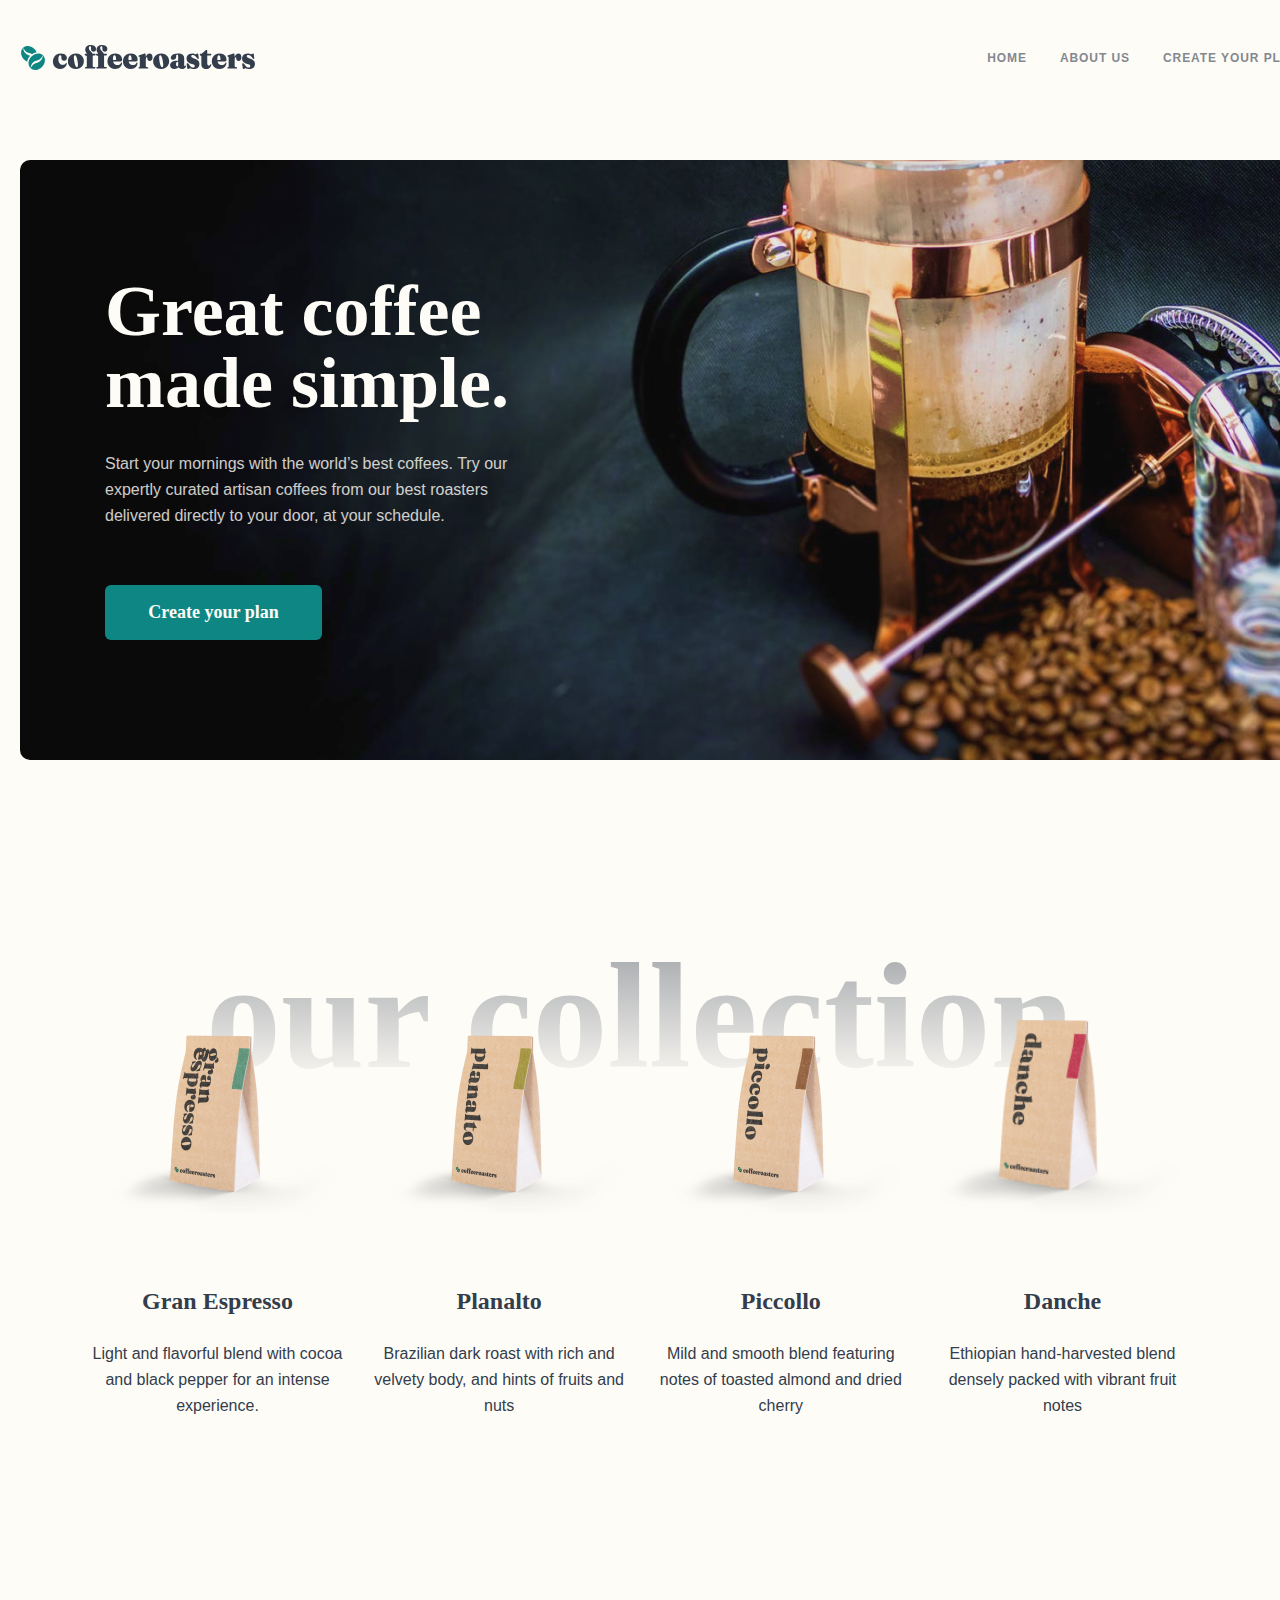
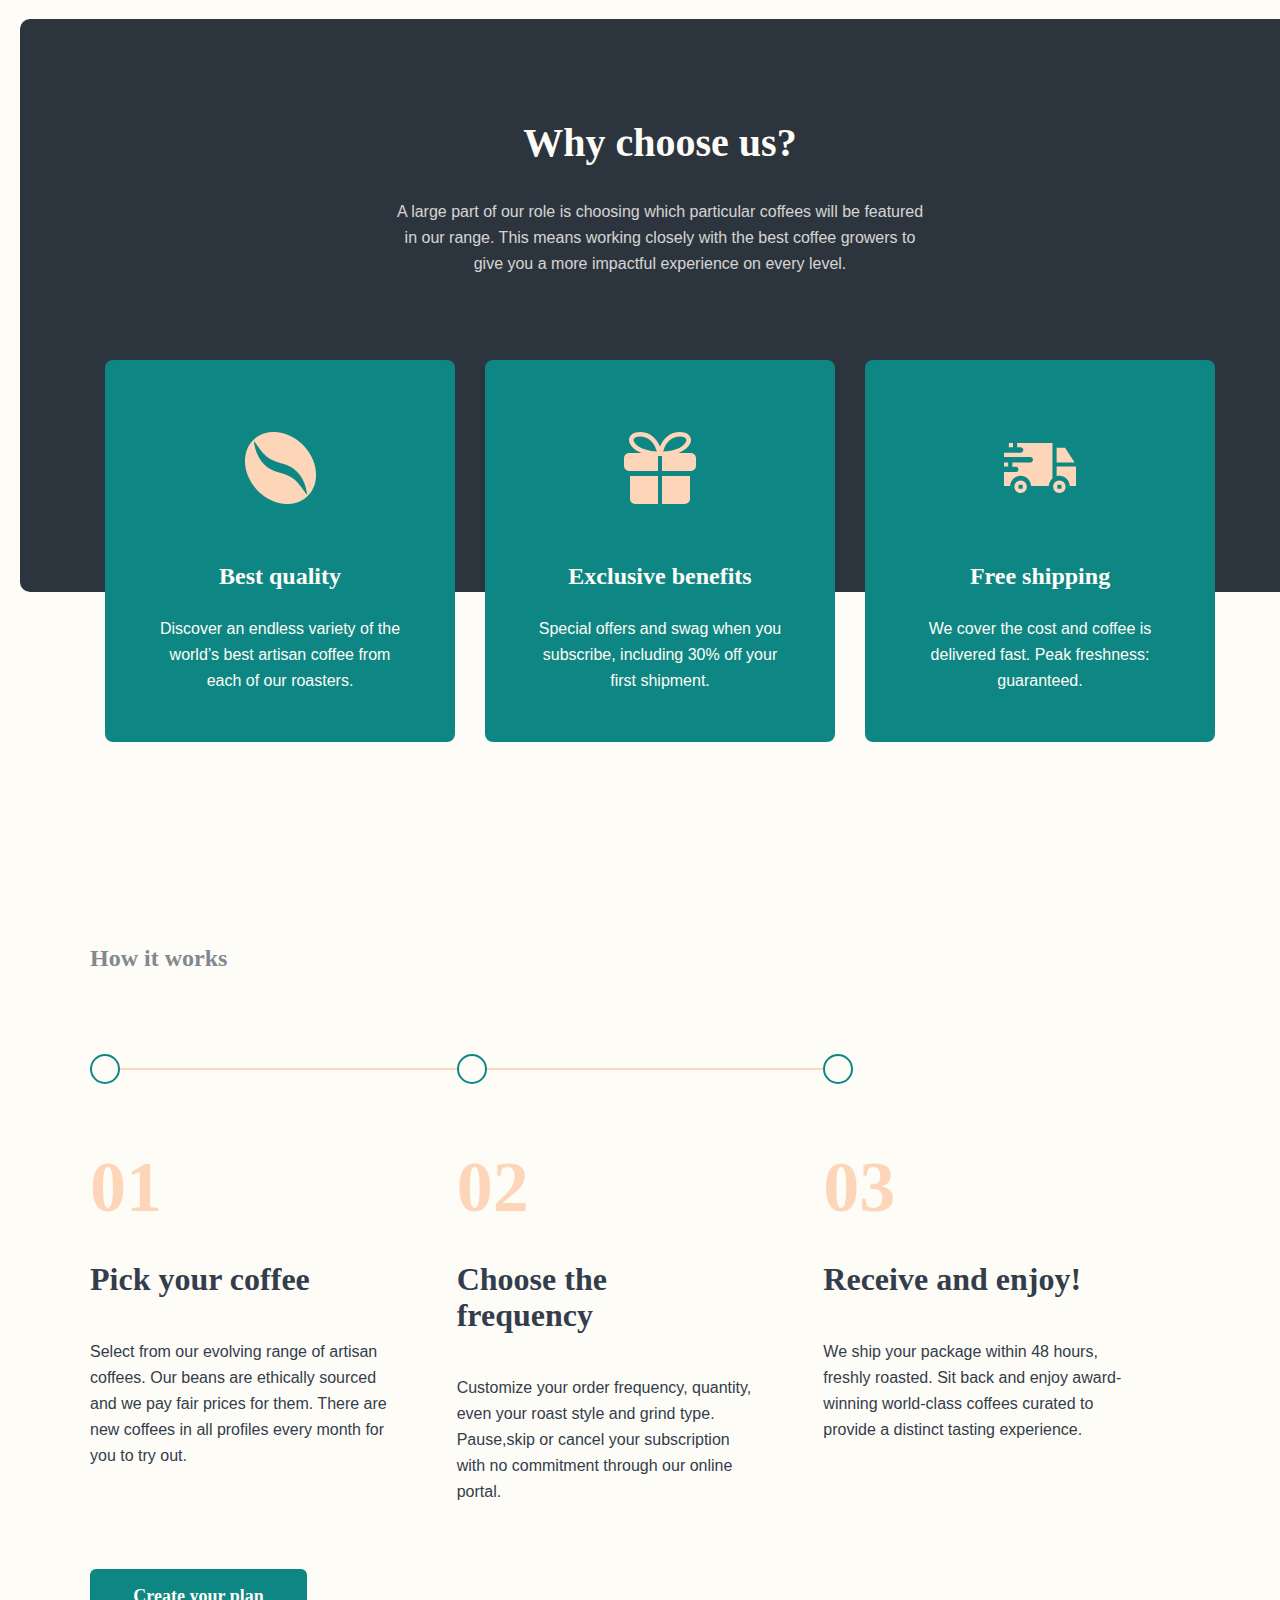
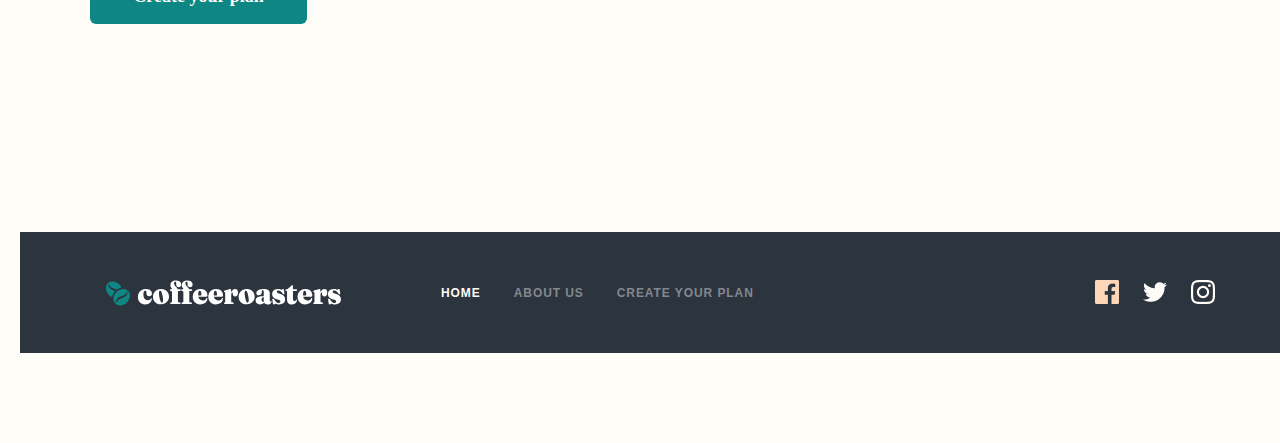
<file: index.html>
<!DOCTYPE html>
<html lang="en">
<head>
    <meta charset="UTF-8">
    <meta http-equiv="X-UA-Compatible" content="IE=edge">
    <meta name="viewport" content="width=device-width, initial-scale=1.0">
    <link rel="stylesheet" href="./css/normalize.css">
    <link rel="stylesheet" href="./css/min.main.css">
    <!-- <link rel="stylesheet" href="./css/style.css"> -->
    <title>Document</title>
</head>
<body>
    <header class="header">
        <div class="container">
            <a class="header-logo-link" href="./index.html">
                <img src="./image/svg/coffeeroasters.svg" alt="coffee-logo" width="236" height="26">
            </a>
            <nav class="nav">
                <ul class="nav__list">
                    <li class="nav__item">
                        <a class="nav__link" href="index.html">Home</a>
                    </li>
                    
                    <li class="nav__item">
                        <a class="nav__link" href="about.html">About us</a>
                    </li>
                    
                    <li class="nav__item">
                        <a class="nav__link" href="#">Create your plan</a>
                    </li>
                </ul>
            </nav>
        </div>
    </header>
    
    <main class="main">
        
        <section class="hero">
            <div class="container">
                <div class="hero__inner">
                    <h1 class="hero__heading">Great coffee made simple.</h1>
                    <p class="hero__text">
                        Start your mornings with the world’s best coffees.
                        Try our expertly curated artisan coffees from our
                        best roasters delivered directly to your door, at your schedule.
                    </p>
                    <a class="hero-link button" href="#" title="Create your plan">
                        Create your plan
                    </a>
                </div>
            </div>
        </section>
        
        <section class="products">
            
            <div class="container container--small">
                <h2 class="product__heading">our collection </h2>
                
                <ul class="product__list">
                    <li class="product">
                        <a class="product__link" href="#">
                            <img
                            class="product__image"
                            src="./image-two/gran-espresso.png"
                            alt="Gran Espresso"
                            width="255"
                            height="193">
                            
                            <h3 class="product__name">
                                Gran Espresso
                            </h3>
                            
                            <p class="product__text">
                                Light and flavorful blend with cocoa and
                                black pepper for an intense experience.</p>
                            </a>
                        </li>
                        
                        <li class="product">
                            <a class="product__link" href="#">
                                <img 
                                class="product__image"
                                src="./image-two/planalto.png" 
                                alt="Planalto"
                                width="255"
                                height="193"
                                >
                                
                                <h3 class="product__name">Planalto</h3>
                                
                                <p class="product__text">
                                    Brazilian dark roast with rich and velvety body,
                                    and hints of fruits and nuts
                                </p>
                            </a>
                        </li>
                        
                        <li class="product">
                            <a class="product__link" href="#">
                                <img 
                                class="product__image"
                                src="./image-two/piccollo.png" 
                                alt="Piccollo"
                                width="255"
                                height="193"
                                >
                                
                                <h3 class="product__name">Piccollo</h3>
                                
                                <p class="product__text">
                                    Mild and smooth blend featuring notes of toasted almond and dried cherry
                                </p>
                            </a>
                        </li>
                        
                        <li class="product">
                            <a class="product__link" href="#">
                                <img 
                                class="product__image"
                                src="./image-two/danche.png" 
                                alt="Danche"
                                width="255"
                                height="193"
                                >
                                
                                <h3 class="product__name">Danche</h3>
                                
                                <p class="product__text">
                                    Ethiopian hand-harvested blend densely packed
                                    with vibrant fruit notes
                                </p>
                            </a>
                        </li>
                    </ul>
                </div> 
                <section class="coffee-type">
                    
                    <div class="container">
                        
                        <div class="coffee__inner">
                            <h2 class="coffee__heading">Why choose us?</h2>
                            <p class="coffee__text">
                                A large part of our role is choosing which
                                particular coffees will be featured in our range.
                                This means working closely with the best coffee growers to give 
                                you a more impactful experience on every level.
                            </p>
                            
                            <ul class="coffee__list">
                                <li class="coffee__item">
                                    <h3 class="coffee__item__title">Best quality</h3>
                                    
                                    <p class="coffee__item__text">
                                        Discover an endless variety of the
                                        world’s best artisan coffee from each
                                        of our roasters.
                                    </p>
                                </li>
                                
                                <li class="coffee__item">
                                    <h3 class="coffee__item__title">Exclusive benefits</h3>
                                    
                                    <p class="coffee__item__text">
                                        Special offers and swag when you subscribe,
                                        including 30% off your first shipment.
                                    </p>
                                </li>
                                
                                <li class="coffee__item">
                                    <h3 class="coffee__item__title">Free shipping</h3>
                                    
                                    <p class="coffee__item__text">
                                        We cover the cost and coffee is delivered fast.
                                        Peak freshness: guaranteed.
                                    </p>
                                </li>
                            </ul>
                        </div>
                    </div>       
                </section>
                
                <section class="steps">
                    <div class="container container--small">
                        
                        <h2 class="steps__heading">How it works</h2>
                        
                        <ul class="steps__list">
                            <li class="step">
                                <span class="step__number">01</span>
                                <h3 class="step__title">
                                    Pick your coffee
                                </h3>
                                <p class="step__text">
                                    Select from our evolving range of artisan coffees.
                                    Our beans are ethically sourced and we pay fair prices for them.
                                    There are new coffees in all profiles every month for you to try out.
                                </p>
                            </span>
                        </li>
                        
                        <li class="step">
                            <span class="step__number">02</span>
                            <h3 class="step__title">
                                Choose the frequency
                            </h3>
                            <p class="step__text">
                                Customize your order frequency, quantity,
                                even your roast style and grind type.
                                Pause,skip or cancel your subscription
                                with no commitment through our online portal.
                            </p>
                        </span>
                    </li>
                    
                    <li class="step">
                        <span class="step__number">03</span>
                        <h3 class="step__title">
                            Receive and enjoy!
                        </h3>
                        <p class="step__text">
                            We ship your package within 48 hours, freshly roasted.
                            Sit back and enjoy award-winning world-class
                            coffees curated to provide a distinct tasting experience.
                        </p>
                    </span>
                </li>
            </ul>
            <a class="button steps__link" href="#">Create your plan</a>
        </div>
    </section>       
</main>

<footer class="footer">
    <div class="container">
        <div class="footer__inner">
            
            <a class="logo-link" href="index.html">
                <img 
                class="logo-link__image"
                src="./image-two/footer-logo.svg" 
                alt="Coffeeroasters logo" 
                width="236"
                height="26"
                >
            </a>
            
            <nav class="nav">
                <ul class="nav__list">
                    <li class="nav__item">
                        <a class="nav__link nav__link--active" href="index.html">Home</a>
                    </li>
                    
                    <li class="nav__item">
                        <a class="nav__link" href="about.html">About us</a>
                    </li>
                    
                    <li class="nav__item">
                        <a class="nav__link" href="#">Create your plan</a>
                    </li>
                </ul>
            </nav>
            
            <ul class="socials">
                <li class="social">
                    <a class="social__link" href="#">
                        <img 
                        class="social__image"
                        src="./about-image/png/facebook.png"
                        alt="Facebook icon"
                        width="24"
                        height="24">
                    </a>
                </li>
                
                <li class="social">
                    <a class="social__link" href="#">
                        <img 
                        class="social__image"
                        src="./about-image/png/twiter.png"
                        alt="Twitter icon"
                        width="24"
                        height="20">
                    </a>
                </li>
                
                <li class="social">
                    <a class="social__link" href="#">
                        <img 
                        class="social__image"
                        src="./about-image/png/instagram.png"
                        alt="Instagram icon"
                        width="24"
                        height="24">
                    </a>
                </li>
            </ul>
        </div>
    </div>
</footer>
</body>
</html>
</file>
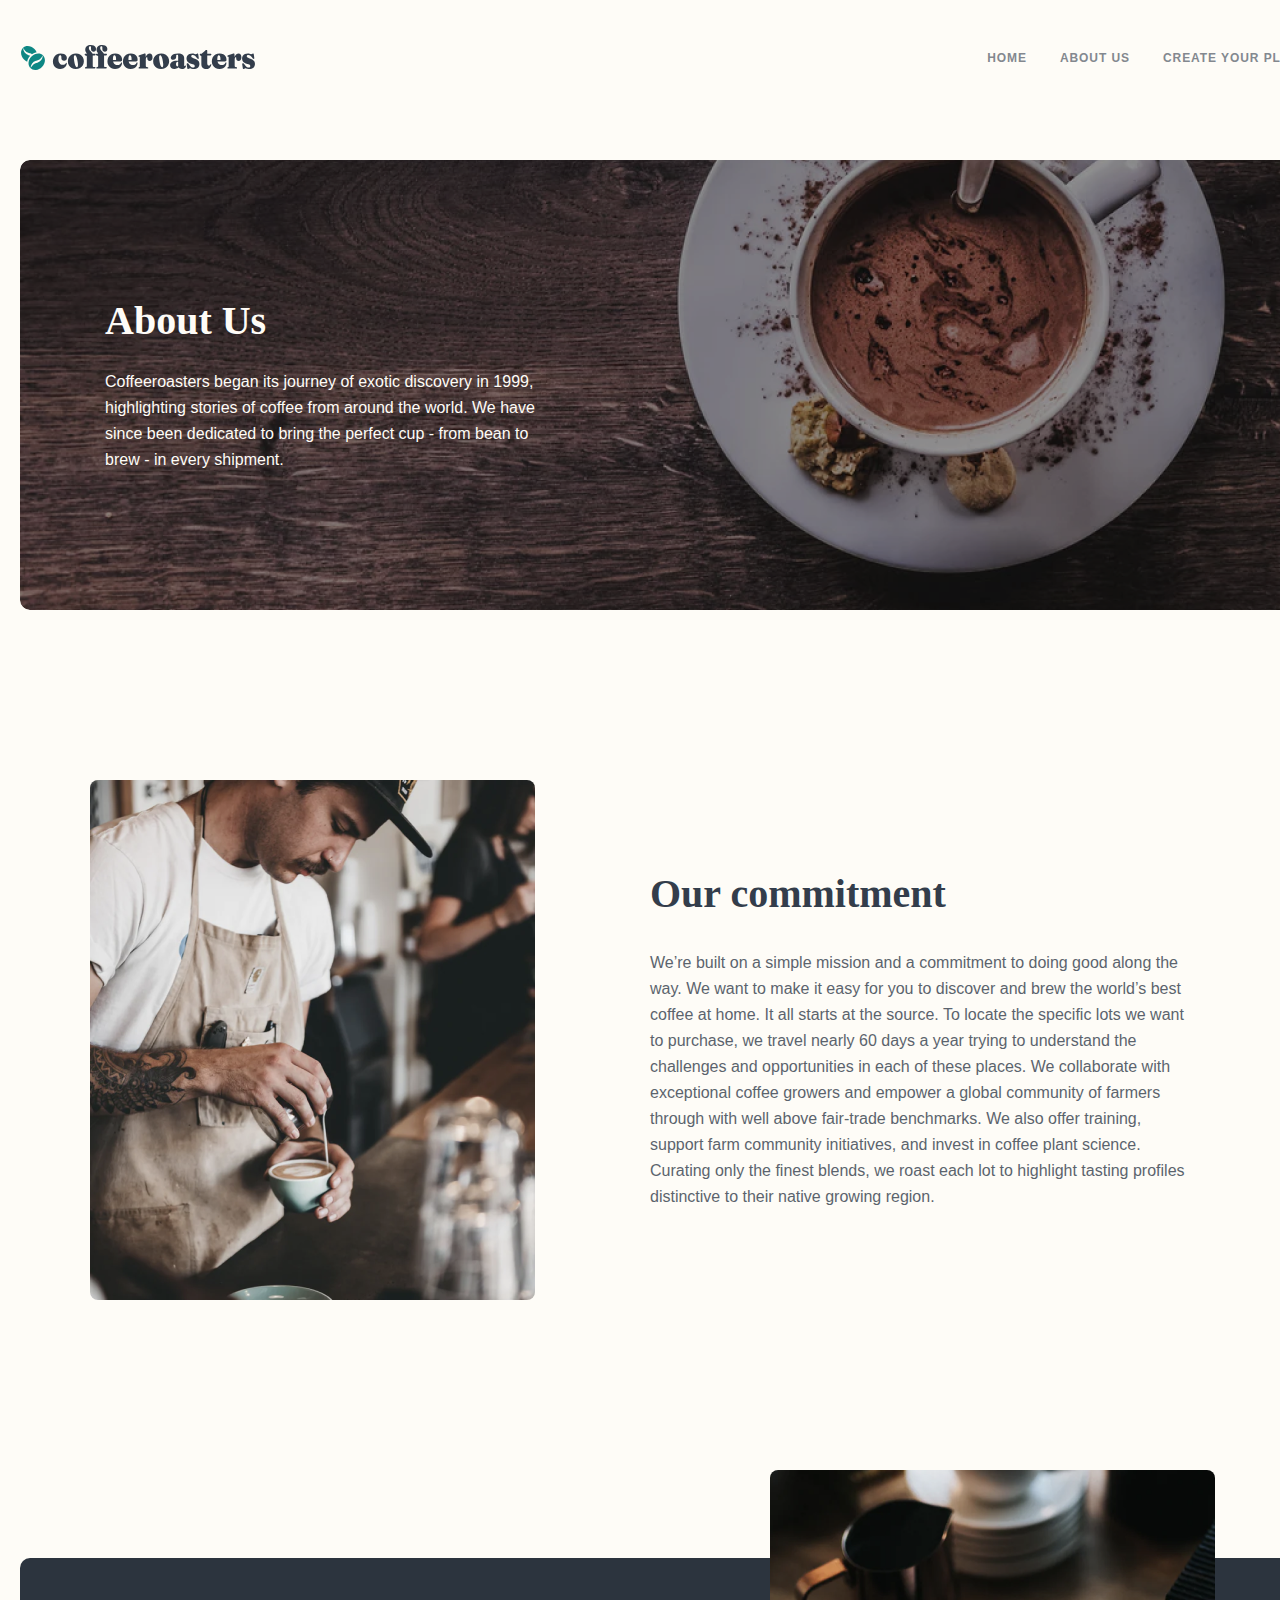
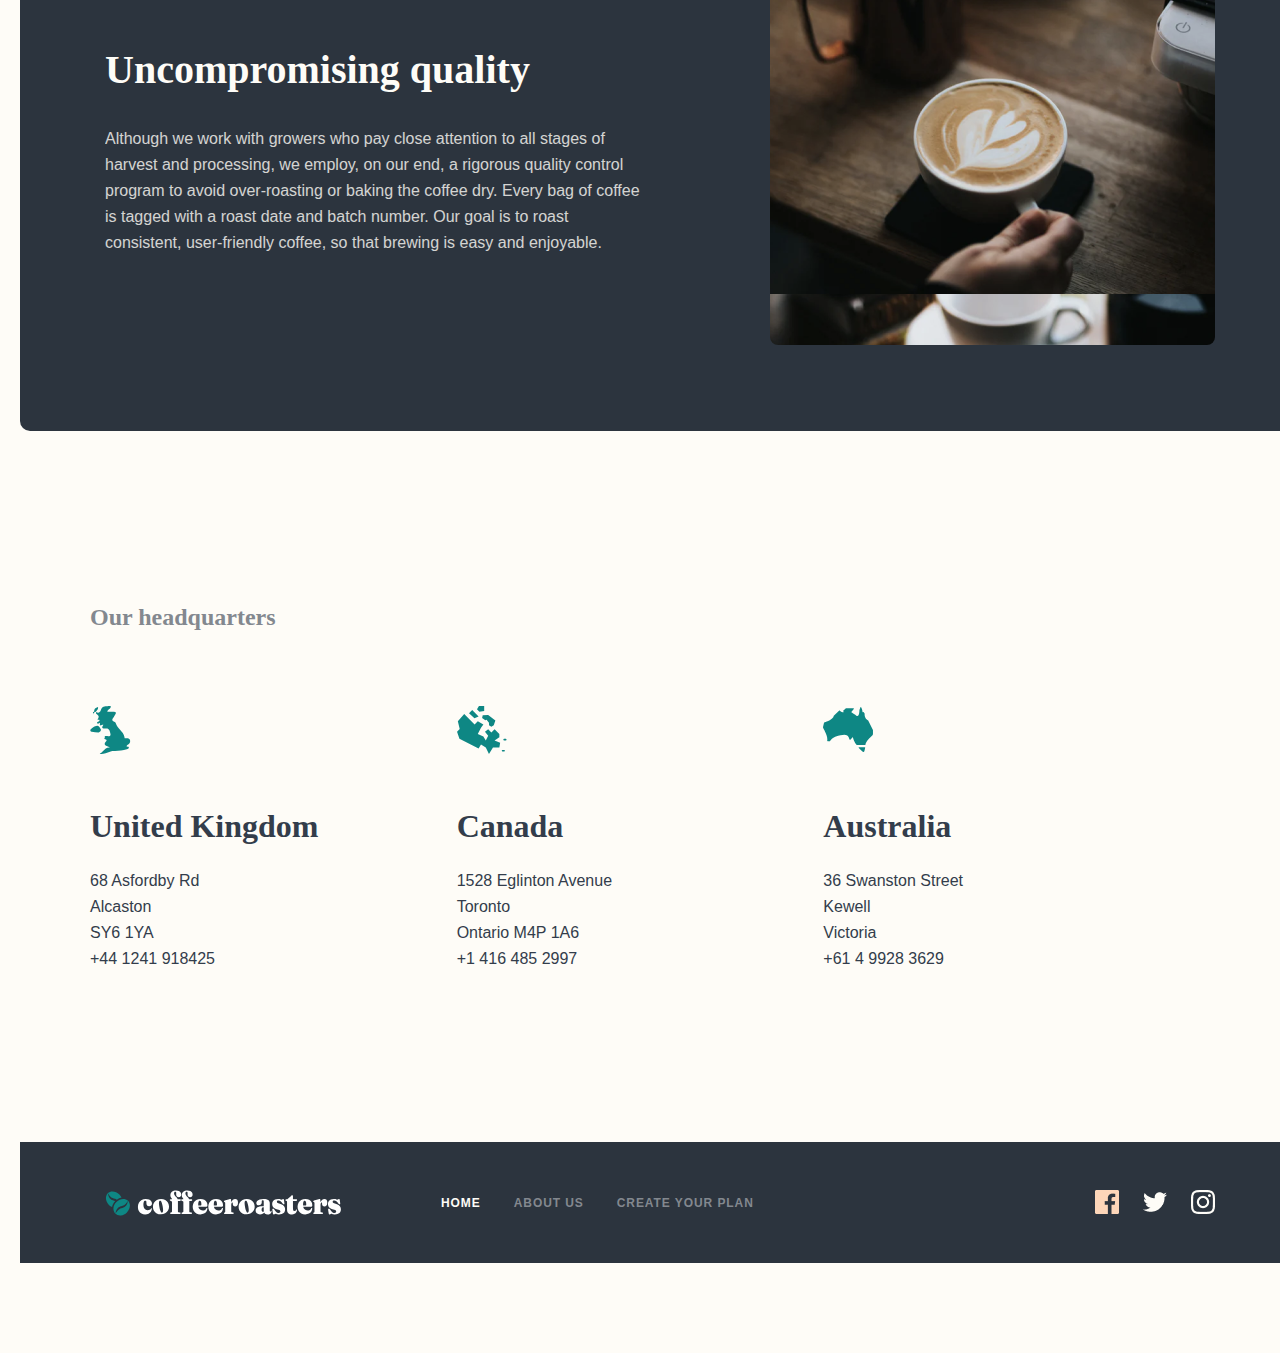
<file: about.html>
<!DOCTYPE html>
<html lang="en">
<head>
    <meta charset="UTF-8">
    <meta http-equiv="X-UA-Compatible" content="IE=edge">
    <meta name="viewport" content="width=device-width, initial-scale=1.0">
    <link rel="stylesheet" href="./css/normalize.css">
    <link rel="stylesheet" href="./css/min.main.css">
    <!-- <link rel="stylesheet" href="./css/style.css"> -->
    <title>Document</title>
</head>
<body>
    <header class="header">
        <div class="container">
            <a class="header-logo-link" href="./index.html">
                <img src="./image/svg/coffeeroasters.svg" alt="coffee-logo" width="236" height="26">
            </a>
            <nav class="nav">
                <ul class="nav__list">
                    <li class="nav__item">
                        <a class="nav__link" href="index.html">Home</a>
                    </li>
                    
                    <li class="nav__item">
                        <a class="nav__link" href="about.html">About us</a>
                    </li>
                    
                    <li class="nav__item">
                        <a class="nav__link" href="#">Create your plan</a>
                    </li>
                </ul>
            </nav>
        </div>
    </header>
    
    <main>
        <section class="about">
            <div class="container">
                <div class="about__inner">
                    <h2 class="about__heading">About Us</h2>
                    
                    <p class="about__text">
                        Coffeeroasters began its journey of exotic discovery in 1999,
                        highlighting stories of 
                        coffee from around the world. 
                        We have since been dedicated to bring the perfect cup - 
                        from bean to brew - in every shipment.
                    </p>
                </div>
            </div>
        </section>
        
        <section class="our-commitment">
            <div class="container container--small">
                <div class="our-commitment__inner">
                    <h2 class="our-commitment__heading">
                        Our commitment
                    </h2>
                    
                    <p class="our-commitment__text">
                        We’re built on a simple mission and a commitment to doing good along the way.
                        We want to make it easy for you to discover and brew the world’s best coffee at home.
                        It all starts at the source. To locate the specific lots we want to purchase, we travel 
                        nearly 60 days a year trying to understand the challenges and opportunities in each of these 
                        places. We collaborate with exceptional coffee growers and empower a global community of farmers
                        through with well above fair-trade benchmarks. We also offer training, support farm community 
                        initiatives, and invest in coffee plant science. Curating only the finest blends, we roast each 
                        lot to highlight tasting profiles distinctive to their native growing region.
                    </p>
                </div>
            </div>
        </section>
        
        <!-- QUALITY -->
        <section class="uncompromising-quality">
            <div class="container">
                <div class="uncompromising-quality__inner">
                    <div class="uncompromising-quality__info">
                        <h2 class="uncompromising-quality__heading">Uncompromising quality</h2>
                        
                        <p class="uncompromising-quality__text">
                            Although we work with growers who pay close attention to all stages of harvest and processing, 
                            we employ, on our end, a rigorous quality control program to avoid over-roasting or baking the
                            coffee dry. Every bag of coffee is tagged with a roast date and batch number. Our goal is to 
                            roast consistent, user-friendly coffee, so that brewing is easy and enjoyable.
                        </p>
                    </div>
                </div>
            </div>
        </section>
        
        <!-- COUNTRIES -->
        <section class="countries">
            <div class="container container--small">
                <h2 class="countries__heading">Our headquarters</h2>
                
                <ul class="countries__list">
                    <li class="country">
                        <h3 class="country__name">United Kingdom</h3>
                        
                        <ul class="country__sublist">
                            <li class="country__sublist__item">68  Asfordby Rd</li>
                            
                            <li class="country__sublist__item">Alcaston</li>
                            
                            <li class="country__sublist__item">SY6 1YA</li>
                            
                            <li class="country__sublist__item">
                                <a href="tel:+441241918425">+44 1241 918425</a>
                            </li>
                        </ul>
                    </li>
                    
                    <li class="country">
                        <h3 class="country__name">Canada</h3>
                        
                        <ul class="country__sublist">
                            <li class="country__sublist__item">1528  Eglinton Avenue</li>
                            
                            <li class="country__sublist__item">Toronto</li>
                            
                            <li class="country__sublist__item">Ontario M4P 1A6</li>
                            
                            <li class="country__sublist__item">
                                <a href="tel:+14164852997">+1 416 485 2997</a>
                            </li>
                        </ul>
                    </li>
                    
                    <li class="country">
                        <h3 class="country__name">Australia</h3>
                        
                        <ul class="country__sublist">
                            <li class="country__sublist__item">36 Swanston Street</li>
                            
                            <li class="country__sublist__item">Kewell</li>
                            
                            <li class="country__sublist__item">Victoria</li>
                            
                            <li class="country__sublist__item">
                                <a href="tel:+61499283629">+61 4 9928 3629</a>
                            </li>
                        </ul>
                    </li>
                </ul>
            </div>
        </section>
    </main>
    
    <footer class="footer">
        <div class="container">
            <div class="footer__inner">
                
                <a class="logo-link" href="index.html">
                    <img 
                    class="logo-link__image"
                    src="./image-two/footer-logo.svg" 
                    alt="Coffeeroasters logo" 
                    width="236"
                    height="26"
                    >
                </a>
                
                <nav class="nav">
                    <ul class="nav__list">
                        <li class="nav__item">
                            <a class="nav__link nav__link--active" href="index.html">Home</a>
                        </li>
                        
                        <li class="nav__item">
                            <a class="nav__link" href="about.html">About us</a>
                        </li>
                        
                        <li class="nav__item">
                            <a class="nav__link" href="#">Create your plan</a>
                        </li>
                    </ul>
                </nav>
                
                <ul class="socials">
                    <li class="social">
                        <a href="#" class="social__link">
                            <img 
                            class="social__image"
                            src="./about-image/png/facebook.png"
                            alt="Facebook icon"
                            width="24"
                            height="24">
                        </a>
                    </li>
                    
                    <li class="social">
                        <a href="#" class="social__link">
                            <img 
                            class="social__image"
                            src="./about-image/png/twiter.png"
                            alt="Twitter icon"
                            width="24"
                            height="20">
                        </a>
                    </li>
                    
                    <li class="social">
                        <a href="#" class="social__link">
                            <img 
                            class="social__image"
                            src="./about-image/png/instagram.png"
                            alt="Instagram icon"
                            width="24"
                            height="24">
                        </a>
                    </li>
                </ul>
            </div>
        </div>
    </footer>
    </html>
</file>
<file: css/min.main.css>
*,::before,::after{box-sizing:border-box}html{height:100%}body{height:100%;display:flex;flex-direction:column;margin:0;padding:0;font-family:'Barlow','Arial',sans-serif;font-weight:400;font-size:16px;line-height:26px;color:#333d4b;background-color:#FEFCF7}img{vertical-align:middle;object-fit:cover}ul{margin:0;padding:0;list-style-type:none}h1,h2,h3,h4,h5,h6{font-family:"Fraunces","Times new roman",sans-serif}.container{width:1320px;margin:0 auto;padding:0 20px}.container--small{width:1140px}.header .container{display:flex;justify-content:space-between;align-items:center;padding:44px 20px}.nav__list{display:flex;align-items:center}.nav__item + .nav__item{padding-left:33px}.nav__link{font-weight:700;font-size:12px;line-height:15px;letter-spacing:.923077px;text-decoration:none;text-transform:uppercase;color:#83888F;transition:color .25s ease}.nav__link:hover{color:#333D4B}.nav__link--active{color:#333D4B}main{flex-grow:1}.hero .container{margin-bottom:260px}.hero__inner{padding:115px 85px;width:1280px;height:600px;margin-top:45px;border-radius:10px;background-image:url(/image/png/Bitmap.png)}.hero__heading{width:495px;margin-top:0;margin-bottom:32px;font-style:normal;font-weight:900;font-size:72px;line-height:72px;color:#FEFCF7}.hero__text{width:445px;margin:0;margin-bottom:56px;line-height:26px;color:#FEFCF7;opacity:.8}.button{display:inline-block;width:217px;padding:15px;font-family:"Fraunces","Times new roman",sans-serif;font-weight:900;font-size:18px;line-height:25px;text-align:center;text-decoration:none;color:#FEFCF7;white-space:nowrap;overflow:hidden;text-overflow:ellipsis;background-color:#0e8784;border:none;border-radius:6px;cursor:pointer;transition:background-color .25s ease}.button:hover{background-color:#66d2cf}.button:disabled{background-color:#e2dedb}.products .container{position:relative;margin-bottom:200px}.product__heading{position:absolute;right:50%;transform:translateX(50%);top:-40px;margin:0;font-weight:900;font-size:150px;line-height:72px;white-space:nowrap;color:#83888F}.product__heading::after{content:"";position:absolute;top:-90px;display:block;width:100%;height:200px;background:linear-gradient(180deg,rgba(254,252,247,0.0001) 0%,#FEFCF7 100%)}.product__list{position:relative;z-index:2;display:flex;justify-content:space-between}.product{width:255px}.product__link{display:inline-block;text-decoration:none;text-align:center;color:#333D4B}.product__image{margin-bottom:72px}.product__name{margin:0;margin-bottom:24px;font-weight:900;font-size:24px;line-height:32px;text-transform:capitalize}.product__text{margin:0}.coffee-type .container{position:relative;margin-bottom:200px;padding-bottom:150px}.coffee__inner{padding-top:100px;padding-bottom:315px;background:#2C343E;border-radius:10px;text-align:center;color:#FEFCF7}.coffee__heading{margin:0;margin-bottom:32px;font-weight:900;font-size:40px;line-height:48px}.coffee__text{width:540px;margin:0 auto;opacity:.8}.coffee__list{position:absolute;right:50%;transform:translateX(50%);bottom:0;display:flex;column-gap:30px}.coffee__item{width:350px;padding:48px;padding-top:72px;background:#0E8784;border-radius:8px}.coffee__item::before{content:"";width:72px;height:72px;display:block;margin:0 auto;margin-bottom:56px;background-image:url(../image-two/best-quality.png);background-repeat:no-repeat;background-size:contain;background-position:center}.coffee__item:nth-child(2)::before{background-image:url(../image-two/exclusive-benefits.svg)}.coffee__item:nth-child(3)::before{background-image:url(../image-two/free-shipping.svg)}.coffee__item__title{margin:0;margin-bottom:24px;font-weight:900;font-size:24px;line-height:32px}.coffee__item__text{margin:0}.steps .container{margin-bottom:200px}.steps__heading{margin:0;margin-bottom:95px;font-weight:900;font-size:24px;line-height:32px;color:#83888F}.steps__list{display:grid;grid-template-columns:repeat(3,1fr)}.step{position:relative;margin-bottom:64px;padding-top:82px}.step::before{content:"";position:absolute;top:0;transform:translateY(-50%);display:inline-block;width:30px;height:30px;background-color:#FEFCF7;border:2px solid #0E8784;border-radius:50%}.step::after{content:"";position:absolute;z-index:-1;top:0;left:15px;transform:translateY(-50%);display:inline-block;width:100%;height:2px;background-color:#FDD6BA}.step:last-child::after{width:0}.step__number{display:block;margin-bottom:38px;font-family:"Fraunces","Times new roman",sans-serif;font-weight:900;font-size:72px;line-height:72px;color:#FDD6BA}.step__title{width:265px;margin:0;margin-bottom:42px;font-weight:900;font-size:32px;line-height:36px}.step__text{width:300px;margin:0}.about{margin-bottom:170px}.about__inner{padding:137px 85px;width:1280px;height:450px;margin-top:45px;border-radius:10px;background-image:url(../about-image/png/Group-7.png)}.about__heading{margin-top:0;margin-bottom:24px;font-weight:900;font-size:40px;line-height:48px;color:#FEFCF7}.about__text{width:445px;margin:0;color:#FEFCF7}.our-commitment .container{display:flex;justify-content:space-between;align-items:center;margin-bottom:170px}.our-commitment .container::before{content:"";display:inline-block;width:445px;height:520px;background-image:url(../about-image/png/our-commitment.png);background-position:right 0 top 0;border-radius:8px}.our-commitment__inner{width:540px}.our-commitment__text{margin:0;opacity:.8}.our-commitment__heading{margin-top:0;margin-bottom:32px;font-weight:900;font-size:40px;line-height:48px}.uncompromising-quality .container{position:relative;margin-bottom:170px;padding-top:88px}.uncompromising-quality__inner{padding:88px 85px;padding-bottom:175px;background:#2C343E;border-radius:10px}.uncompromising-quality__info{width:540px}.uncompromising-quality__inner::after{content:"";position:absolute;top:0;right:105px;display:inline-block;width:445px;height:475px;background-image:url(../about-image/png/Uncompromising-quality.png);background-position:center top -50px;border-radius:8px}.uncompromising-quality__heading{margin:0;margin-bottom:32px;font-weight:900;font-size:40px;line-height:48px;color:#FEFCF7}.uncompromising-quality__text{margin:0;color:#FEFCF7;opacity:.8}.countries .container{margin-bottom:170px}.countries__heading{margin:0;margin-bottom:72px;font-weight:900;font-size:24px;line-height:32px;color:#83888F}.countries__list{display:grid;grid-template-columns:repeat(3,1fr)}.country::before{content:"";display:inline-block;width:50px;height:50px;margin-bottom:45px;background-image:url(../about-image/svg/UK.svg);background-repeat:no-repeat;background-size:contain;background-position:0 center}.country:nth-child(2)::before{background-image:url(../about-image/svg/Canada.svg)}.country:nth-child(3)::before{background-image:url(../about-image/svg/Australia.svg)}.country__name{margin:0;margin-bottom:24px;font-weight:900;font-size:32px;line-height:36px}.country__sublist__item a{display:block;text-decoration:none;color:#333D4B}.footer .container{margin-bottom:90px}.footer__inner{display:flex;align-items:center;padding:47px 85px;background:#2C343E}.footer .logo-link{margin-right:100px}.footer .nav{margin-right:auto}.footer .nav__link--active{color:#FEFCF7}.footer .nav__link:hover{color:#FEFCF7}.socials{display:flex;align-items:center}.social{background-position:center;background-repeat:no-repeat}.social+.social{margin-left:24px}.social__image{display:block;transition:opacity .25s ease}.social:hover .social__image{opacity:0}
</file>
<file: css/style.css>
*, *::before, *::after {
    box-sizing: border-box;
}

html {
    height: 100%;
}

body {
    height: 100%;
    display: flex;
    flex-direction: column;
    margin: 0;
    padding: 0;
    font-family: 'Barlow', 'Arial', sans-serif;
    font-weight: 400;
    font-size: 16px;
    line-height: 26px;
    color: #333d4b;
    background-color: #FEFCF7;
}

img {
    vertical-align: middle;
    object-fit: cover;
}

ul {
    margin: 0;
    padding: 0;
    list-style-type: none;
}

h1, h2, h3, h4, h5, h6 {
    font-family: "Fraunces", "Times new roman", sans-serif;
}

.container {
    width: 1320px;
    margin: 0 auto;
    padding: 0 20px;
}

.container--small {
    width: 1140px;
}

.header .container {
    display: flex;
    justify-content: space-between;
    align-items: center;
    padding: 44px 20px;
}

.nav__list {
	display: flex;
	align-items: center;
}

.nav__item + .nav__item {
    padding-left: 33px;
}

.nav__link {
    font-weight: bold;
    font-size: 12px;
    line-height: 15px;
    letter-spacing: 0.923077px;
    text-decoration: none;
    text-transform: uppercase;
    color: #83888F;
    transition: color 0.25s ease;
}

.nav__link:hover {
    color: #333D4B;
}

.nav__link--active {
    color: #333D4B;
}

main {
    flex-grow: 1;
}

.hero .container {
    margin-bottom: 260px;
}

.hero__inner {
    padding: 115px 85px;
    width: 1280px;
    height: 600px;
    margin-top: 45px;
    border-radius: 10px;
    background-image: url(/image/png/Bitmap.png);
}

.hero__heading {
    width: 495px;
    margin-top: 0;
    margin-bottom: 32px;
    font-style: normal;
    font-weight: 900;
    font-size: 72px;
    line-height: 72px;
    color: #FEFCF7;
}

.hero__text {
    width: 445px;
    margin: 0;
    margin-bottom: 56px;
    line-height: 26px;
    color: #FEFCF7;
    opacity: 0.8;
}

.button {
    display: inline-block;
    width: 217px;
    padding: 15px;
    font-family: "Fraunces", "Times new roman", sans-serif;
    font-weight: 900;
    font-size: 18px;
    line-height: 25px;
    text-align: center;
    text-decoration: none;
    color: #FEFCF7;
    white-space: nowrap;
    overflow: hidden;
    text-overflow: ellipsis;
    background-color: #0e8784;
    border: none;
    border-radius: 6px;
    cursor: pointer;
    transition: background-color 0.25s ease;
}

.button:hover {
    background-color: #66d2cf;
}

.button:disabled {
    background-color: #e2dedb;
}

.products .container {
    position: relative;
    margin-bottom: 200px;
}

.product__heading {
    position: absolute;
    right: 50%;
    transform: translateX(50%);
    top: -40px;
    margin: 0;
    font-weight: 900;
    font-size: 150px;
    line-height: 72px;
    white-space: nowrap;
    color: #83888F;
}

.product__heading::after {
    content: "";
    position: absolute;
    top: -90px;
    display: block;
    width: 100%;
    height: 200px;
    background: linear-gradient(180deg, rgba(254, 252, 247, 0.0001) 0%, #FEFCF7 100%);
}

.product__list {
    position: relative;
    z-index: 2;
    display: flex;
    justify-content: space-between;
}

.product {
    width: 255px;
}

.product__link {
    display: inline-block;
    text-decoration: none;
    text-align: center;
    color: #333D4B;
}

.product__image {
    margin-bottom: 72px;
}

.product__name {
    margin: 0;
    margin-bottom: 24px;
    font-weight: 900;
    font-size: 24px;
    line-height: 32px;
    text-transform: capitalize;
}

.product__text {
    margin: 0;
}

.coffee-type .container {
    position: relative;
    margin-bottom: 200px;
    padding-bottom: 150px;
}

.coffee__inner {
    padding-top: 100px;
    padding-bottom: 315px;
    background: #2C343E;
    border-radius: 10px;
    text-align: center;
    color: #FEFCF7;
}

.coffee__heading {
    margin: 0;
    margin-bottom: 32px;
    font-weight: 900;
    font-size: 40px;
    line-height: 48px;
}

.coffee__text {
    width: 540px;
    margin: 0 auto;
    opacity: 0.8;
}

.coffee__list {
    position: absolute;
    right: 50%;
    transform: translateX(50%);
    bottom: 0;
    display: flex;
    column-gap: 30px;
}

.coffee__item {
    width: 350px;
    padding: 48px;
    padding-top: 72px;
    background: #0E8784;
    border-radius: 8px;
}

.coffee__item::before {
    content: "";
    width: 72px;
    height: 72px;
    display: block;
    margin: 0 auto;
    margin-bottom: 56px;
    background-image: url(../image-two/best-quality.png);
    background-repeat: no-repeat;
    background-size: contain;
    background-position: center;
}

.coffee__item:nth-child(2)::before {
    background-image: url(../image-two/exclusive-benefits.svg);
}

.coffee__item:nth-child(3)::before {
    background-image: url(../image-two/free-shipping.svg);
}

.coffee__item__title {
    margin: 0;
    margin-bottom: 24px;
    font-weight: 900;
    font-size: 24px;
    line-height: 32px;
}

.coffee__item__text {
    margin: 0;
}

.steps .container {
    margin-bottom: 200px;
}

.steps__heading {
    margin: 0;
    margin-bottom: 95px;
    font-weight: 900;
    font-size: 24px;
    line-height: 32px;
    color: #83888F;
}

.steps__list {
    display: grid;
    grid-template-columns: repeat(3, 1fr);
}

.step {
    position: relative;
    margin-bottom: 64px;
    padding-top: 82px;
}

.step::before {
    content: "";
    position: absolute;
    top: 0;
    transform: translateY(-50%);
    display: inline-block;
    width: 30px;
    height: 30px;
    background-color: #FEFCF7;
    border: 2px solid #0E8784;
    border-radius: 50%;
}

.step::after {
    content: "";
    position: absolute;
    z-index: -1;
    top: 0;
    left: 15px;
    transform: translateY(-50%);
    display: inline-block;
    width: 100%;
    height: 2px;
    background-color: #FDD6BA;
}

.step:last-child::after {
    width: 0;
}

.step__number {
    display: block;
    margin-bottom: 38px;
    font-family: "Fraunces", "Times new roman", sans-serif;
    font-weight: 900;
    font-size: 72px;
    line-height: 72px;
    color: #FDD6BA;
}

.step__title {
    width: 265px;
    margin: 0;
    margin-bottom: 42px;
    font-weight: 900;
    font-size: 32px;
    line-height: 36px;
}

.step__text {
    width: 300px;
    margin: 0;
}

.about {
    margin-bottom: 170px;
}

.about__inner {
    padding: 137px 85px;
    width: 1280px;
    height: 450px;
    margin-top: 45px;
    border-radius: 10px;
    background-image: url(../about-image/png/Group-7.png);
}

.about__heading {
    margin-top: 0;
    margin-bottom: 24px;
    font-weight: 900;
    font-size: 40px;
    line-height: 48px;
    color: #FEFCF7;
}

.about__text {
    width: 445px;
    margin: 0;
    color: #FEFCF7;
}

.our-commitment .container {
    display: flex;
    justify-content: space-between;
    align-items: center;
    margin-bottom: 170px;
}

.our-commitment .container::before {
    content: "";
    display: inline-block;
    width: 445px;
    height: 520px;
    background-image: url(../about-image/png/our-commitment.png);
    background-position: right 0 top 0;
    border-radius: 8px;
}

.our-commitment__inner {
    width: 540px;
}

.our-commitment__text {
    margin: 0;
    opacity: 0.8;
}

.our-commitment__heading {
    margin-top: 0;
    margin-bottom: 32px;
    font-weight: 900;
    font-size: 40px;
    line-height: 48px;
}

.uncompromising-quality .container {
    position: relative;
    margin-bottom: 170px;
    padding-top: 88px;
}

.uncompromising-quality__inner {
    padding: 88px 85px;
    padding-bottom: 175px;
    background: #2C343E;
    border-radius: 10px;
}

.uncompromising-quality__info {
    width: 540px;
}

.uncompromising-quality__inner::after {
    content: "";
    position: absolute;
    top: 0;
    right: 105px;
    display: inline-block;
    width: 445px;
    height: 475px;
    background-image: url(../about-image/png/Uncompromising-quality.png);
    background-position: center top -50px;
    border-radius: 8px;
}

.uncompromising-quality__heading {
    margin: 0;
    margin-bottom: 32px;
    font-weight: 900;
    font-size: 40px;
    line-height: 48px;
    color: #FEFCF7;
}

.uncompromising-quality__text {
    margin: 0;
    color: #FEFCF7;
    opacity: 0.8;
}

.countries .container{
    margin-bottom: 170px;
}

.countries__heading {
    margin: 0;
    margin-bottom: 72px;
    font-weight: 900;
    font-size: 24px;
    line-height: 32px;
    color: #83888F;
}

.countries__list {
    display: grid;
    grid-template-columns: repeat(3, 1fr);
}

.country::before {
    content: "";
    display: inline-block;
    width: 50px;
    height: 50px;
    margin-bottom: 45px;
    background-image: url(../about-image/svg/UK.svg);
    background-repeat: no-repeat;
    background-size: contain;
    background-position: 0 center;
}

.country:nth-child(2)::before{
    background-image: url(../about-image/svg/Canada.svg);
}

.country:nth-child(3)::before{
    background-image: url(../about-image/svg/Australia.svg);
}

.country__name {
    margin: 0;
    margin-bottom: 24px;
    font-weight: 900;
    font-size: 32px;
    line-height: 36px;
}

.country__sublist__item a{
    display: block;
    text-decoration: none;
    color: #333D4B;
}


.footer .container {
    margin-bottom: 90px;
}

.footer__inner {
    display: flex;
    align-items: center;
    padding: 47px 85px;
    background: #2C343E;
}

.footer .logo-link {
    margin-right: 100px;
}

.footer .nav {
    margin-right: auto;
}

.footer .nav__link--active {
    color: #FEFCF7;
}

.footer .nav__link:hover {
    color: #FEFCF7;
}

.socials {
    display: flex;
    align-items: center;
}

.social {
    background-position: center;
    background-repeat: no-repeat;
}

.social+.social {
    margin-left: 24px;
}

.social__image {
    display: block;
    transition: opacity 0.25s ease;
}

.social:hover .social__image {
    opacity: 0;
}
</file>
